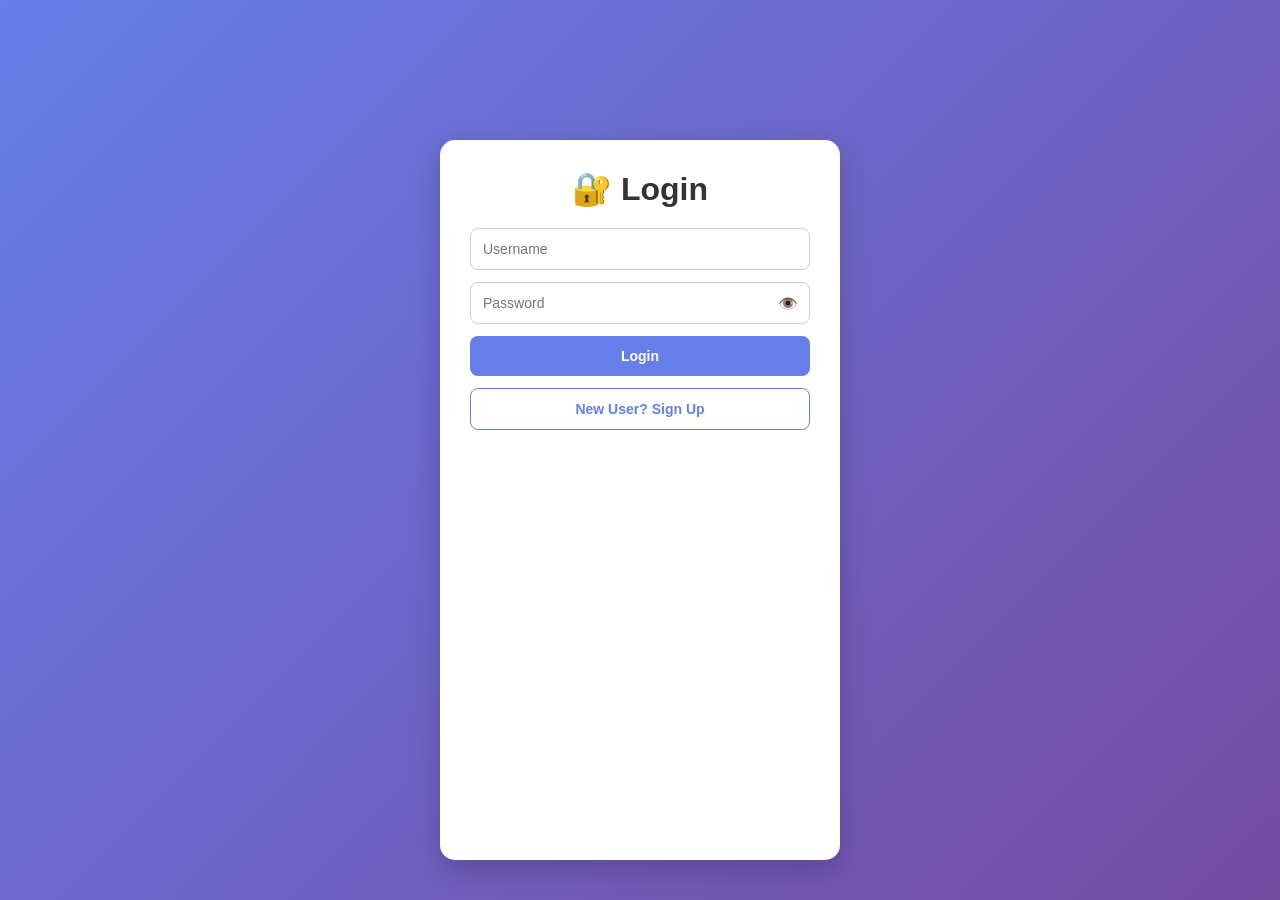
<file: index.html>
<!DOCTYPE html>
<html lang="en">
<head>
  <meta charset="UTF-8" />
  <meta name="viewport" content="width=device-width, initial-scale=1.0"/>
  <title>Task Manager</title>
  <link rel="stylesheet" href="style.css" />
</head>
<body>
  <script>
  // Agar user logged in nahi hai, toh login page pe bhejo
  if (!localStorage.getItem('currentUser')) {
    window.location.href = 'login.html';
  }
</script>
  <div class="container">
    <h1>📋 Task Manager</h1>
    <div class="user-bar">
  <span id="welcomeUser">👤 User</span>
  <button onclick="logout()" class="logout-btn">🚪 Logout</button>
</div>
    <button id="themeToggle" class="theme-btn" onclick="toggleTheme()">🌙 Dark Mode</button>
    <div class="stats">
  <span>Total: <b id="totalCount">0</b></span>
  <span>✅ Completed: <b id="completedCount">0</b></span>
  <span>⏳ Pending: <b id="pendingCount">0</b></span>
</div>
    <!-- Task add karne ka form -->
    <div class="task-form">
      <input type="text" id="taskInput" placeholder="Task likho..." />
      <select id="priority">
        <option value="low">Low</option>
        <option value="medium" selected>Medium</option>
        <option value="high">High</option>
      </select>
      <input type="date" id="deadline" />
      <select id="category">
  <option value="general">📁 General</option>
  <option value="work">💼 Work</option>
  <option value="personal">🏠 Personal</option>
  <option value="study">📚 Study</option>
</select>
      <button onclick="addTask()">Add Task</button>
    </div>
  <div class="search-box">
  <input type="text" id="searchInput" placeholder="🔍 Task search karo..." oninput="searchTasks()" />
</div>
    <!-- Filter buttons -->
    <div class="filters">
      <button onclick="filterTasks('all')">All</button>
      <button onclick="filterTasks('pending')">Pending</button>
      <button onclick="filterTasks('completed')">Completed</button>
    </div>
        <!-- Export / Import buttons -->
    <div class="data-actions">
      <button onclick="exportTasks()">📤 Export</button>
      <button onclick="document.getElementById('importFile').click()">📥 Import</button>
      <input type="file" id="importFile" accept=".json" style="display:none;" onchange="importTasks(event)" />
    </div>

    <!-- Task list yahan dikhegi -->
    <ul id="taskList"></ul>
  </div>

  <script src="script.js"></script>
</body>
</html>
</file>
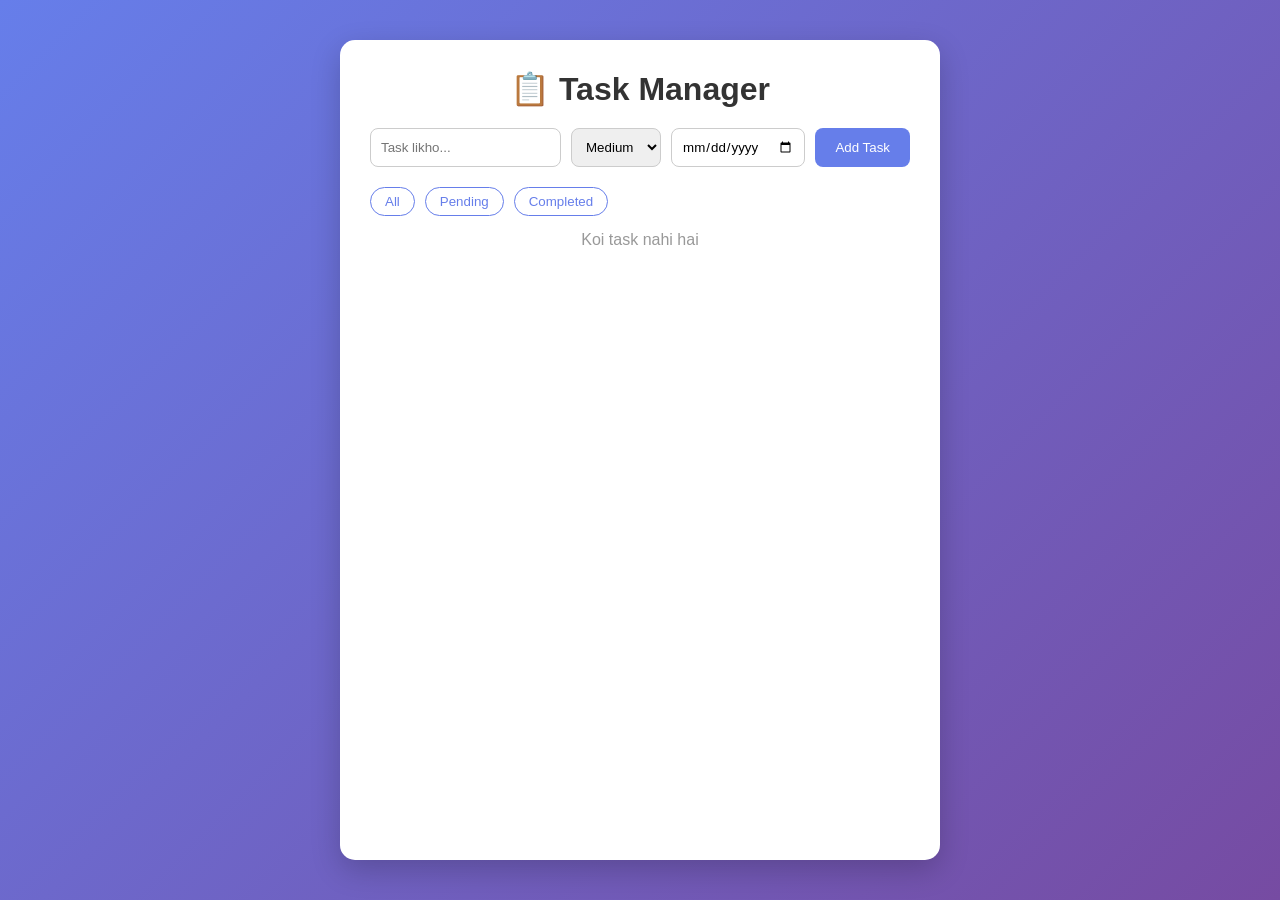
<file: task manager/index.html>
<!DOCTYPE html>
<html lang="en">
<head>
  <meta charset="UTF-8" />
  <meta name="viewport" content="width=device-width, initial-scale=1.0"/>
  <title>Task Manager</title>
  <link rel="stylesheet" href="style.css" />
</head>
<body>
  <div class="container">
    <h1>📋 Task Manager</h1>

    <!-- Task add karne ka form -->
    <div class="task-form">
      <input type="text" id="taskInput" placeholder="Task likho..." />
      <select id="priority">
        <option value="low">Low</option>
        <option value="medium" selected>Medium</option>
        <option value="high">High</option>
      </select>
      <input type="date" id="deadline" />
      <button onclick="addTask()">Add Task</button>
    </div>

    <!-- Filter buttons -->
    <div class="filters">
      <button onclick="filterTasks('all')">All</button>
      <button onclick="filterTasks('pending')">Pending</button>
      <button onclick="filterTasks('completed')">Completed</button>
    </div>

    <!-- Task list yahan dikhegi -->
    <ul id="taskList"></ul>
  </div>

  <script src="script.js"></script>
</body>
</html>
</file>
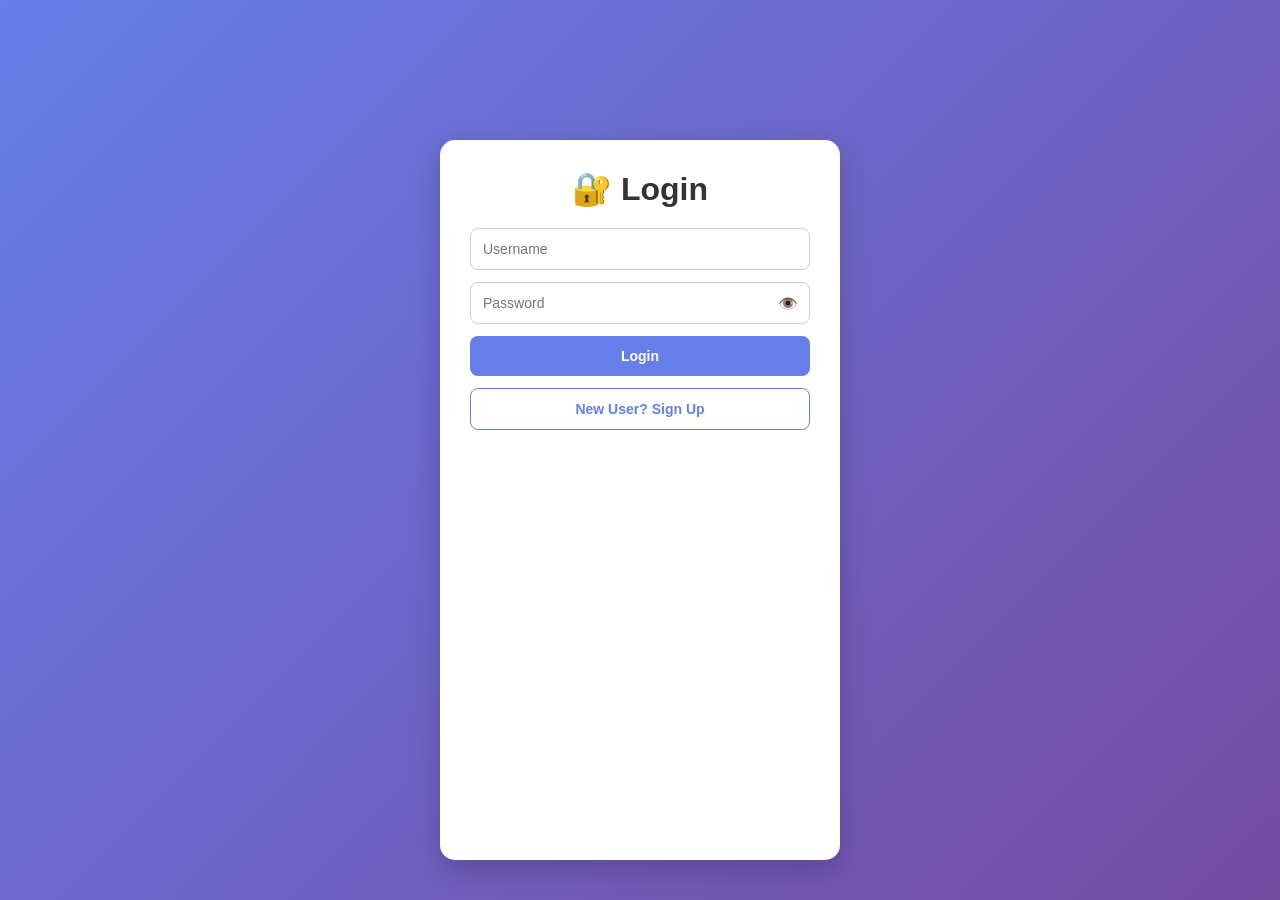
<file: login.html>
<!DOCTYPE html>
<html lang="en">
<head>
  <meta charset="UTF-8" />
  <meta name="viewport" content="width=device-width, initial-scale=1.0"/>
  <title>Login - Task Manager</title>
  <link rel="stylesheet" href="style.css" />
</head>
<body>
  <div class="container login-container">
    <h1>🔐 Login</h1>

    <div class="auth-form">
      <input type="text" id="username" placeholder="Username" />
      <div class="password-wrapper">
  <input type="password" id="password" placeholder="Password" />
  <span class="toggle-password" onclick="togglePassword()">👁️</span>
</div>
      <button onclick="login()">Login</button>
      <button class="signup-btn" onclick="signup()">New User? Sign Up</button>
    </div>

    <p id="message"></p>
  </div>

  <script src="auth.js"></script>
</body>
</html>
</file>
<file: style.css>
* {
  margin: 0;
  padding: 0;
  box-sizing: border-box;
  font-family: 'Segoe UI', sans-serif;
}

body {
  background: linear-gradient(135deg, #667eea, #764ba2);
  min-height: 100vh;
  display: flex;
  justify-content: center;
  padding: 40px 20px;
}

.container {
  background: #fff;
  padding: 30px;
  border-radius: 15px;
  width: 100%;
  max-width: 600px;
  box-shadow: 0 10px 30px rgba(0,0,0,0.2);
}

h1 {
  text-align: center;
  margin-bottom: 20px;
  color: #333;
}

.task-form {
  display: flex;
  gap: 10px;
  flex-wrap: wrap;
  margin-bottom: 20px;
}

.task-form input,
.task-form select {
  padding: 10px;
  border: 1px solid #ccc;
  border-radius: 8px;
  flex: 1;
}

.task-form button {
  padding: 10px 20px;
  background: #667eea;
  color: white;
  border: none;
  border-radius: 8px;
  cursor: pointer;
}

.task-form button:hover {
  background: #5568d3;
}

.filters {
  display: flex;
  gap: 10px;
  margin-bottom: 15px;
}

.filters button {
  padding: 6px 14px;
  border: 1px solid #667eea;
  background: white;
  color: #667eea;
  border-radius: 20px;
  cursor: pointer;
}

.filters button:hover {
  background: #667eea;
  color: white;
}

#taskList {
  list-style: none;
}

#taskList li {
  display: flex;
  justify-content: space-between;
  align-items: center;
  padding: 12px;
  border-radius: 8px;
  background: #f4f4f8;
  margin-bottom: 10px;
  border-left: 5px solid #667eea;
}

#taskList li.completed {
  text-decoration: line-through;
  opacity: 0.6;
  border-left-color: green;
}

#taskList li.high { border-left-color: #e74c3c; }
#taskList li.medium { border-left-color: #f39c12; }
#taskList li.low { border-left-color: #2ecc71; }

.task-info {
  display: flex;
  flex-direction: column;
}

.task-info small {
  color: #777;
  font-size: 12px;
}

.task-actions button {
  margin-left: 5px;
  padding: 5px 10px;
  border: none;
  border-radius: 5px;
  cursor: pointer;
}

.complete-btn { background: #2ecc71; color: white; }
.delete-btn { background: #e74c3c; color: white; }
.stats {
  display: flex;
  justify-content: space-around;
  background: #f0f0f8;
  padding: 10px;
  border-radius: 8px;
  margin-bottom: 15px;
  font-size: 14px;
  color: #555;
}

.stats b {
  color: #667eea;
  font-size: 16px;
}
#taskList li.overdue {
  background: #ffe5e5;
  border-left-color: #e74c3c !important;
}

#taskList li.overdue small {
  color: #e74c3c;
  font-weight: bold;
}
#taskList li.overdue {
  background: #ffe5e5 !important;
  border-left: 5px solid #e74c3c !important;
}

#taskList li.overdue span {
  color: #c0392b !important;
  font-weight: bold;
}

#taskList li.overdue small {
  color: #e74c3c !important;
  font-weight: bold;
}
.theme-btn {
  display: block;
  margin: 0 auto 15px;
  padding: 8px 16px;
  border: 1px solid #667eea;
  background: white;
  color: #667eea;
  border-radius: 20px;
  cursor: pointer;
  font-size: 13px;
}

body.dark {
  background: linear-gradient(135deg, #1a1a2e, #16213e);
}

body.dark .container {
  background: #1e1e2f;
  color: #eee;
}

body.dark h1 { color: #fff; }

body.dark .task-form input,
body.dark .task-form select {
  background: #2a2a3e;
  color: #eee;
  border-color: #444;
}

body.dark #taskList li {
  background: #2a2a3e;
  color: #eee;
}

body.dark .stats {
  background: #2a2a3e;
  color: #ccc;
}

body.dark .filters button {
  background: transparent;
  color: #667eea;
}
.search-box {
  margin-bottom: 15px;
}

.search-box input {
  width: 100%;
  padding: 10px 15px;
  border: 1px solid #ccc;
  border-radius: 25px;
  font-size: 14px;
  outline: none;
  transition: 0.3s;
}

.search-box input:focus {
  border-color: #667eea;
  box-shadow: 0 0 8px rgba(102, 126, 234, 0.3);
}

body.dark .search-box input {
  background: #2a2a3e;
  color: #eee;
  border-color: #444;
}
.data-actions {
  display: flex;
  gap: 10px;
  margin-bottom: 15px;
  justify-content: center;
}

.data-actions button {
  padding: 8px 16px;
  border: 1px solid #667eea;
  background: white;
  color: #667eea;
  border-radius: 20px;
  cursor: pointer;
  font-size: 13px;
  transition: 0.3s;
}

.data-actions button:hover {
  background: #667eea;
  color: white;
}

body.dark .data-actions button {
  background: transparent;
  color: #667eea;
}
/* Task add hone pe fade-in */
@keyframes fadeIn {
  from { opacity: 0; transform: translateY(-10px); }
  to { opacity: 1; transform: translateY(0); }
}

#taskList li {
  animation: fadeIn 0.3s ease;
  transition: 0.3s;
}

#taskList li:hover {
  transform: translateX(5px);
  box-shadow: 0 4px 12px rgba(0,0,0,0.1);
}

/* Buttons smooth */
button {
  transition: all 0.2s ease;
}

button:active {
  transform: scale(0.95);
}

/* Task complete hone pe */
#taskList li.completed {
  animation: fadeIn 0.3s ease;
}

/* Container animation */
.container {
  animation: fadeIn 0.5s ease;
}

/* Delete button hover */
.delete-btn:hover { background: #c0392b !important; }
.edit-btn:hover { background: #2980b9 !important; }
.complete-btn:hover { background: #27ae60 !important; }
.category-tag {
  display: inline-block;
  padding: 2px 8px;
  border-radius: 10px;
  font-size: 11px;
  margin-top: 4px;
  font-weight: bold;
  text-transform: capitalize;
}

.category-work { background: #3498db; color: white; }
.category-personal { background: #e74c3c; color: white; }
.category-study { background: #f39c12; color: white; }
.category-general { background: #95a5a6; color: white; }
.login-container {
  max-width: 400px;
  margin-top: 100px;
}

.auth-form {
  display: flex;
  flex-direction: column;
  gap: 12px;
  margin-top: 20px;
}

.auth-form input {
  padding: 12px;
  border: 1px solid #ccc;
  border-radius: 8px;
  font-size: 14px;
  outline: none;
}

.auth-form input:focus {
  border-color: #667eea;
}

.auth-form button {
  padding: 12px;
  background: #667eea;
  color: white;
  border: none;
  border-radius: 8px;
  cursor: pointer;
  font-size: 14px;
  font-weight: bold;
}

.auth-form button:hover {
  background: #5568d3;
}

.signup-btn {
  background: white !important;
  color: #667eea !important;
  border: 1px solid #667eea !important;
}

#message {
  text-align: center;
  margin-top: 15px;
  font-size: 14px;
}

body.dark .auth-form input {
  background: #2a2a3e;
  color: #eee;
  border-color: #444;
}
.user-bar {
  display: flex;
  justify-content: space-between;
  align-items: center;
  background: #f0f0f8;
  padding: 8px 15px;
  border-radius: 8px;
  margin-bottom: 15px;
  font-size: 13px;
}

.logout-btn {
  padding: 5px 12px;
  background: #e74c3c;
  color: white;
  border: none;
  border-radius: 15px;
  cursor: pointer;
  font-size: 12px;
}

.logout-btn:hover { background: #c0392b; }

body.dark .user-bar { background: #2a2a3e; color: #eee; }
.password-wrapper {
  position: relative;
  width: 100%;
}

.password-wrapper input {
  width: 100%;
  padding-right: 40px;
}

.toggle-password {
  position: absolute;
  right: 12px;
  top: 50%;
  transform: translateY(-50%);
  cursor: pointer;
  font-size: 16px;
  user-select: none;
}
</file>
<file: task manager/style.css>
* {
  margin: 0;
  padding: 0;
  box-sizing: border-box;
  font-family: 'Segoe UI', sans-serif;
}

body {
  background: linear-gradient(135deg, #667eea, #764ba2);
  min-height: 100vh;
  display: flex;
  justify-content: center;
  padding: 40px 20px;
}

.container {
  background: #fff;
  padding: 30px;
  border-radius: 15px;
  width: 100%;
  max-width: 600px;
  box-shadow: 0 10px 30px rgba(0,0,0,0.2);
}

h1 {
  text-align: center;
  margin-bottom: 20px;
  color: #333;
}

.task-form {
  display: flex;
  gap: 10px;
  flex-wrap: wrap;
  margin-bottom: 20px;
}

.task-form input,
.task-form select {
  padding: 10px;
  border: 1px solid #ccc;
  border-radius: 8px;
  flex: 1;
}

.task-form button {
  padding: 10px 20px;
  background: #667eea;
  color: white;
  border: none;
  border-radius: 8px;
  cursor: pointer;
}

.task-form button:hover {
  background: #5568d3;
}

.filters {
  display: flex;
  gap: 10px;
  margin-bottom: 15px;
}

.filters button {
  padding: 6px 14px;
  border: 1px solid #667eea;
  background: white;
  color: #667eea;
  border-radius: 20px;
  cursor: pointer;
}

.filters button:hover {
  background: #667eea;
  color: white;
}

#taskList {
  list-style: none;
}

#taskList li {
  display: flex;
  justify-content: space-between;
  align-items: center;
  padding: 12px;
  border-radius: 8px;
  background: #f4f4f8;
  margin-bottom: 10px;
  border-left: 5px solid #667eea;
}

#taskList li.completed {
  text-decoration: line-through;
  opacity: 0.6;
  border-left-color: green;
}

#taskList li.high { border-left-color: #e74c3c; }
#taskList li.medium { border-left-color: #f39c12; }
#taskList li.low { border-left-color: #2ecc71; }

.task-info {
  display: flex;
  flex-direction: column;
}

.task-info small {
  color: #777;
  font-size: 12px;
}

.task-actions button {
  margin-left: 5px;
  padding: 5px 10px;
  border: none;
  border-radius: 5px;
  cursor: pointer;
}

.complete-btn { background: #2ecc71; color: white; }
.delete-btn { background: #e74c3c; color: white; }
</file>
